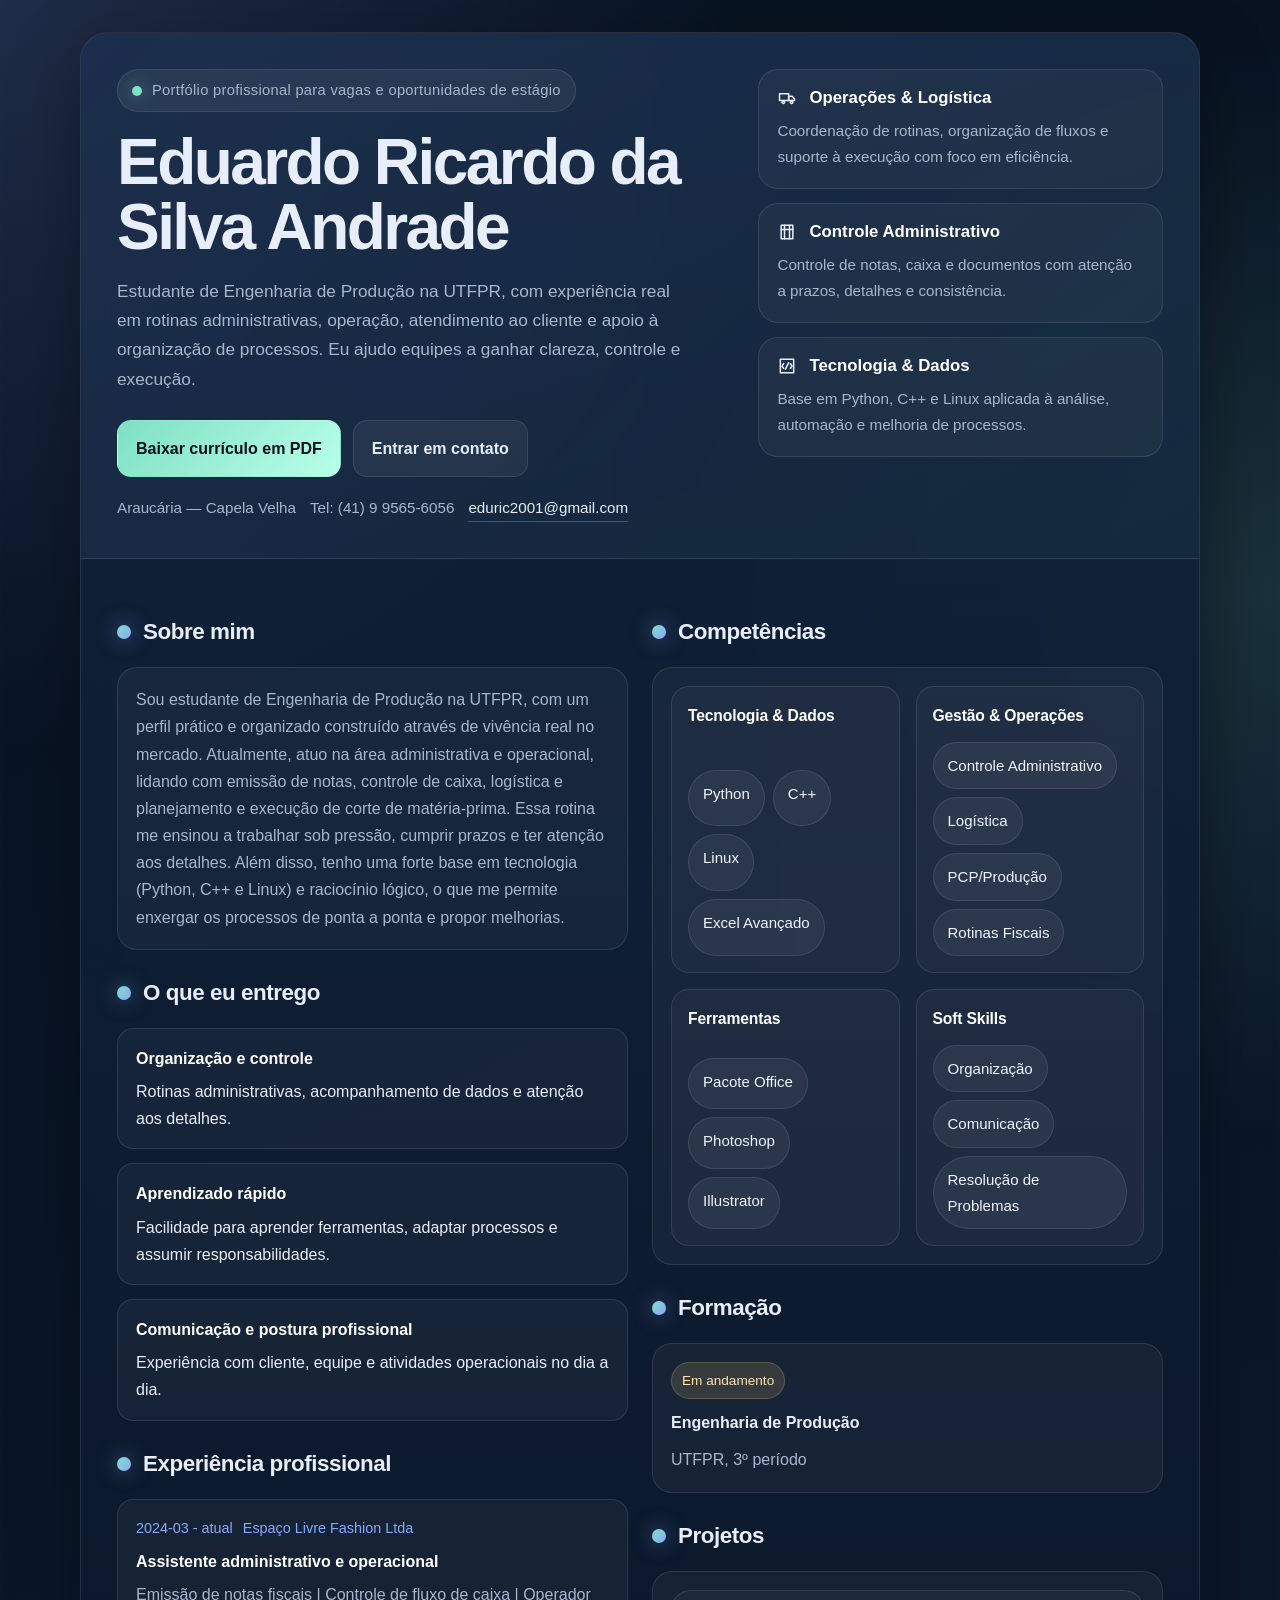
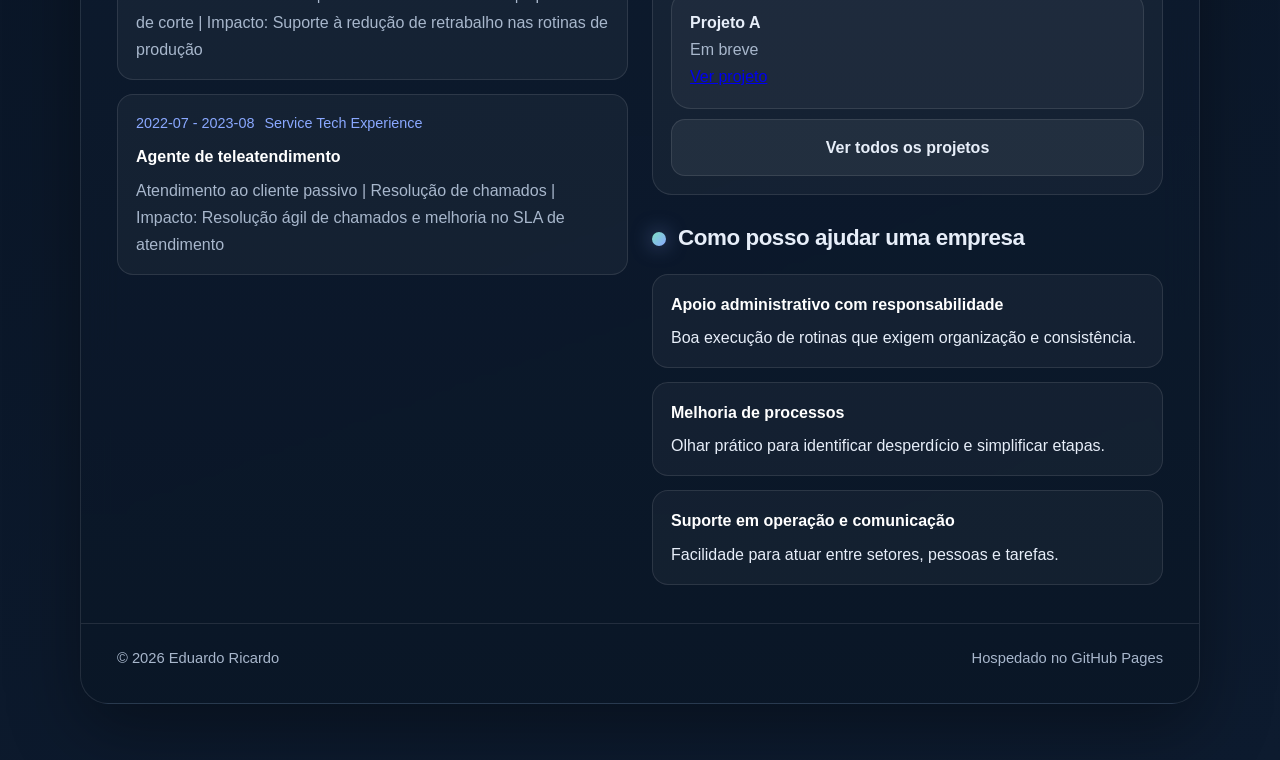
<file: index.html>
<!DOCTYPE html>
<html lang="pt-br">
<head>
    <meta charset="UTF-8">
    <meta name="viewport" content="width=device-width, initial-scale=1.0">
    <meta name="description" content="Portfólio de Eduardo Ricardo: estudante de Engenharia de Produção, com experiência administrativa, operacional e tecnologia aplicada à melhoria de processos.">
    <title>Eduardo Ricardo | Portfólio</title>
    <link rel="stylesheet" href="assets/css/styles.css">
</head>
<body>
    <main class="page">
        <div class="shell">
            <section class="hero">
                <div>
                    <div class="eyebrow"><span></span> Portfólio profissional para vagas e oportunidades de estágio</div>
                    <h1>Eduardo Ricardo da Silva Andrade</h1>
                    <p class="headline">
                        Estudante de Engenharia de Produção na UTFPR, com experiência real em rotinas administrativas,
                        operação, atendimento ao cliente e apoio à organização de processos. Eu ajudo equipes a ganhar
                        clareza, controle e execução.
                    </p>

                    <div class="cta-row">
                        <a class="btn btn-primary" href="EDUARDO RICARDO - CURRICULO.pdf" download>Baixar currículo em PDF</a>
                        <a class="btn btn-secondary" href="mailto:eduric2001@gmail.com">Entrar em contato</a>
                    </div>

                    <div class="contact-strip">
                        <span>Araucária — Capela Velha</span>
                        <span>Tel: (41) 9 9565-6056</span>
                        <a href="mailto:eduric2001@gmail.com">eduric2001@gmail.com</a>
                    </div>

                </div>

                <div class="stats">
                    <div class="stat-card">
                        <div class="stat-card-head">
                            <svg width="20" height="20" viewBox="0 0 24 24" fill="none" stroke="currentColor" stroke-width="1.8" stroke-linecap="round" stroke-linejoin="round" aria-hidden="true">
                                <path d="M3 7h11v8H3z" />
                                <path d="M14 10h4l3 3v2h-7z" />
                                <circle cx="7.5" cy="17" r="1.5" />
                                <circle cx="17.5" cy="17" r="1.5" />
                            </svg>
                            <strong>Operações &amp; Logística</strong>
                        </div>
                        <p>Coordenação de rotinas, organização de fluxos e suporte à execução com foco em eficiência.</p>
                    </div>
                    <div class="stat-card">
                        <div class="stat-card-head">
                            <svg width="20" height="20" viewBox="0 0 24 24" fill="none" stroke="currentColor" stroke-width="1.8" stroke-linecap="round" stroke-linejoin="round" aria-hidden="true">
                                <path d="M5 4h14v16H5z" />
                                <path d="M5 9h14" />
                                <path d="M9 4v16" />
                                <path d="M15 4v16" />
                            </svg>
                            <strong>Controle Administrativo</strong>
                        </div>
                        <p>Controle de notas, caixa e documentos com atenção a prazos, detalhes e consistência.</p>
                    </div>
                    <div class="stat-card">
                        <div class="stat-card-head">
                            <svg width="20" height="20" viewBox="0 0 24 24" fill="none" stroke="currentColor" stroke-width="1.8" stroke-linecap="round" stroke-linejoin="round" aria-hidden="true">
                                <path d="M4 4h16v16H4z" />
                                <path d="M8 9l-2 3 2 3" />
                                <path d="M16 9l2 3-2 3" />
                                <path d="M10 16l4-8" />
                            </svg>
                            <strong>Tecnologia &amp; Dados</strong>
                        </div>
                        <p>Base em Python, C++ e Linux aplicada à análise, automação e melhoria de processos.</p>
                    </div>
                </div>
            </section>

            <div class="content">
                <div class="grid grid-cols-1 md:grid-cols-2 gap-6 items-start">
                    <div class="flex flex-col gap-6">
                        <section>
                            <div class="section-title"><h2>Sobre mim</h2></div>
                            <div class="panel">
                                <p>
                                    Sou estudante de Engenharia de Produção na UTFPR, com um perfil prático e organizado construído através de vivência real no mercado. Atualmente, atuo na área administrativa e operacional, lidando com emissão de notas, controle de caixa, logística e planejamento e execução de corte de matéria-prima. Essa rotina me ensinou a trabalhar sob pressão, cumprir prazos e ter atenção aos detalhes. Além disso, tenho uma forte base em tecnologia (Python, C++ e Linux) e raciocínio lógico, o que me permite enxergar os processos de ponta a ponta e propor melhorias.
                                </p>
                            </div>
                        </section>

                        <section>
                            <div class="section-title"><h2>O que eu entrego</h2></div>
                            <ul class="focus-list">
                                <li>
                                    <strong>Organização e controle</strong>
                                    Rotinas administrativas, acompanhamento de dados e atenção aos detalhes.
                                </li>
                                <li>
                                    <strong>Aprendizado rápido</strong>
                                    Facilidade para aprender ferramentas, adaptar processos e assumir responsabilidades.
                                </li>
                                <li>
                                    <strong>Comunicação e postura profissional</strong>
                                    Experiência com cliente, equipe e atividades operacionais no dia a dia.
                                </li>
                            </ul>
                        </section>

                        <section>
                            <div class="section-title"><h2>Experiência profissional</h2></div>
                            <ul id="experience-container" class="timeline">
                                <li>
                                    <div class="meta"><span>Março 2024 - atual</span><span>Espaço Livre Fashion Ltda</span></div>
                                    <strong>Assistente administrativo e operacional</strong>
                                    <p>
                                        Emissão de notas fiscais, controle de fluxo de caixa, jornada de trabalho, apoio a rotinas de departamento pessoal,
                                        planejamento de produção e organização logística.
                                    </p>
                                </li>
                                <li>
                                    <div class="meta"><span>Jul 2022 - Ago 2023</span><span>Service Tech Experience</span></div>
                                    <strong>Agente de teleatendimento</strong>
                                    <p>
                                        Atendimento ao cliente, suporte e resolução ágil de problemas técnicos e operacionais.
                                    </p>
                                </li>
                                <li>
                                    <div class="meta"><span>Set 2020 - Dez 2021</span><span>Eletrofrio Refrigeração Ltda</span></div>
                                    <strong>Jovem aprendiz</strong>
                                    <p>
                                        Apoio administrativo e vivência em ambiente industrial de grande porte.
                                    </p>
                                </li>
                            </ul>
                        </section>
                    </div>

                    <div class="flex flex-col gap-6">
                        <section>
                            <div class="section-title"><h2>Competências</h2></div>
                            <div class="panel">
                                <div id="skills-container" class="skills-groups">
                                    <div class="badge-group">
                                        <strong class="badge-group-title">Tecnologia &amp; Dados</strong>
                                        <div class="badge-row badge-group-items">
                                            <span class="badge">Python</span>
                                            <span class="badge">C++</span>
                                            <span class="badge">Linux</span>
                                            <span class="badge">Excel Avançado</span>
                                        </div>
                                    </div>

                                    <div class="badge-group">
                                        <strong class="badge-group-title">Gestão &amp; Operações</strong>
                                        <div class="badge-row badge-group-items">
                                            <span class="badge">Controlo Administrativo</span>
                                            <span class="badge">Logística</span>
                                            <span class="badge">PCP/Produção</span>
                                            <span class="badge">Rotinas Fiscais</span>
                                        </div>
                                    </div>

                                    <div class="badge-group">
                                        <strong class="badge-group-title">Ferramentas</strong>
                                        <div class="badge-row badge-group-items">
                                            <span class="badge">Pacote Office</span>
                                            <span class="badge">Photoshop</span>
                                            <span class="badge">Illustrator</span>
                                        </div>
                                    </div>

                                    <div class="badge-group">
                                        <strong class="badge-group-title">Soft Skills</strong>
                                        <div class="badge-row badge-group-items">
                                            <span class="badge">Organização</span>
                                            <span class="badge">Comunicação</span>
                                            <span class="badge">Resolução de Problemas</span>
                                        </div>
                                    </div>
                                </div>
                            </div>
                        </section>

                        <section>
                            <div class="section-title"><h2>Formação</h2></div>
                            <div id="education-container" class="panel project">
                                <span class="tag">Em andamento</span>
                                <strong>Engenharia de Produção</strong>
                                <p>
                                    Universidade Tecnológica Federal do Paraná (UTFPR), 2º período.
                                </p>
                            </div>
                        </section>

                        <section>
                            <div class="section-title"><h2>Projetos</h2></div>
                            <div id="projects-container" class="panel project">
                                <p>Projetos serão listados aqui. Clique em Ver projetos para ver a página completa.</p>
                                <a class="btn btn-secondary" href="projects.html">Ver projetos</a>
                            </div>
                        </section>

                        <section>
                            <div class="section-title"><h2>Como posso ajudar uma empresa</h2></div>
                            <ul class="steps">
                                <li>
                                    <strong>Apoio administrativo com responsabilidade</strong>
                                    Boa execução de rotinas que exigem organização e consistência.
                                </li>
                                <li>
                                    <strong>Melhoria de processos</strong>
                                    Olhar prático para identificar desperdício e simplificar etapas.
                                </li>
                                <li>
                                    <strong>Suporte em operação e comunicação</strong>
                                    Facilidade para atuar entre setores, pessoas e tarefas.
                                </li>
                            </ul>
                        </section>
                    </div>
                </div>

            </div>

            <footer>
                <span>© 2026 Eduardo Ricardo</span>
                <span>Hospedado no GitHub Pages</span>
            </footer>
        </div>
    </main>
    <script src="assets/js/controller.js"></script>
</body>
</html>
</file>
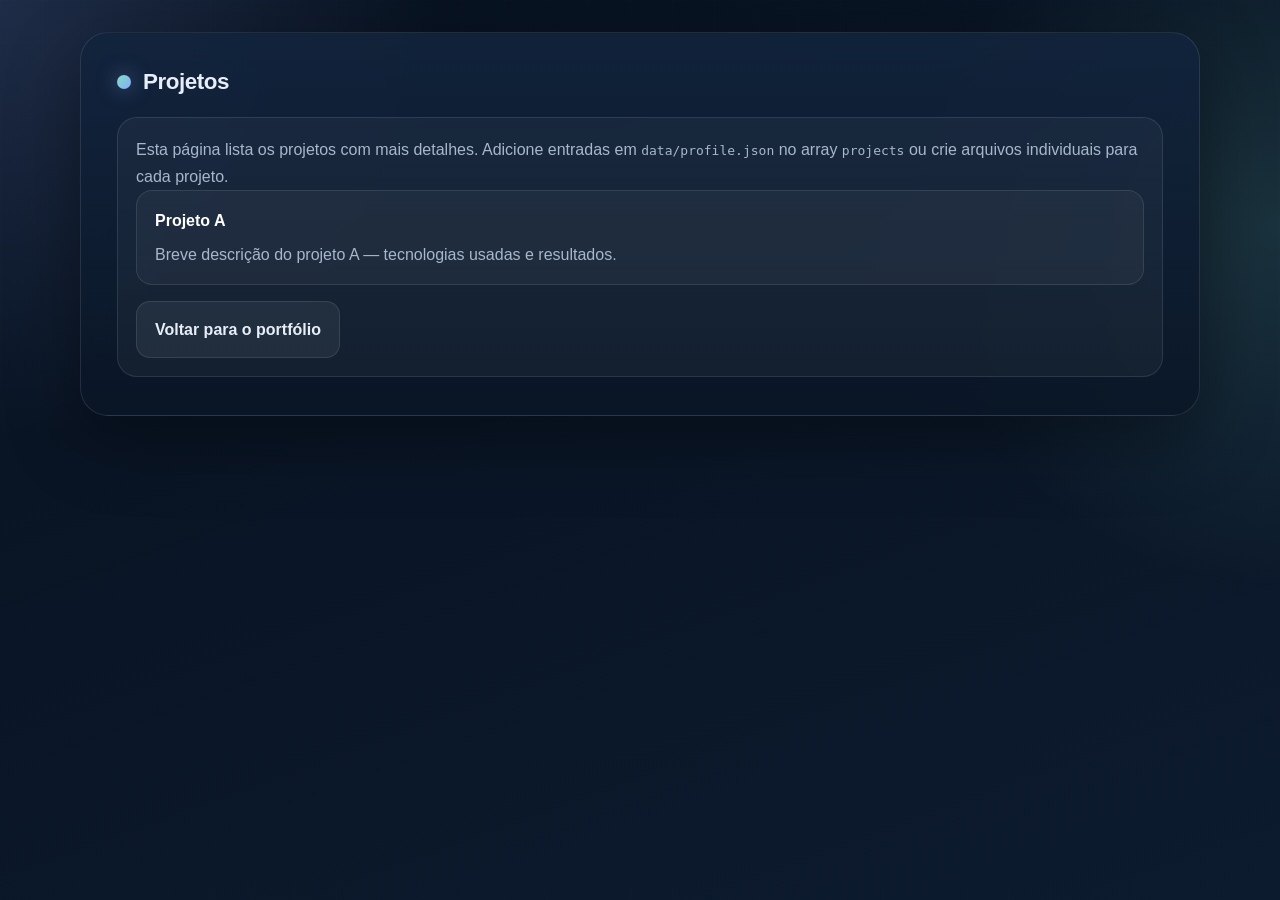
<file: projects.html>
<!DOCTYPE html>
<html lang="pt-br">
<head>
  <meta charset="utf-8">
  <meta name="viewport" content="width=device-width,initial-scale=1">
  <title>Projetos — Eduardo Ricardo</title>
  <link rel="stylesheet" href="assets/css/styles.css">
</head>
<body>
  <main class="page">
    <div class="shell">
      <div class="content">
        <section>
          <div class="section-title"><h2>Projetos</h2></div>
          <div class="panel">
            <p>Esta página lista os projetos com mais detalhes. Adicione entradas em <code>data/profile.json</code> no array <code>projects</code> ou crie arquivos individuais para cada projeto.</p>
            <ul class="focus-list">
              <li>
                <strong>Projeto A</strong>
                <p>Breve descrição do projeto A — tecnologias usadas e resultados.</p>
              </li>
            </ul>
            <p style="margin-top:16px;"><a class="btn btn-secondary" href="index.html">Voltar para o portfólio</a></p>
          </div>
        </section>
      </div>
    </div>
  </main>
</body>
</html>
</file>
<file: assets/css/styles.css>
:root {
    --bg: #07111f;
    --bg-soft: #0d1b2f;
    --panel: rgba(13, 27, 47, 0.78);
    --panel-strong: #12243d;
    --text: #e7eef9;
    --muted: #a8b7cc;
    --line: rgba(255, 255, 255, 0.1);
    --accent: #7ee0c4;
    --accent-2: #8aa8ff;
    --accent-3: #f6c86f;
    --shadow: 0 24px 70px rgba(0, 0, 0, 0.35);
}

* {
    box-sizing: border-box;
    margin: 0;
    padding: 0;
}

html {
    scroll-behavior: smooth;
}

body {
    font-family: "Segoe UI", Tahoma, Geneva, Verdana, sans-serif;
    background:
        radial-gradient(circle at top left, rgba(138, 168, 255, 0.18), transparent 28%),
        radial-gradient(circle at right 25%, rgba(126, 224, 196, 0.14), transparent 25%),
        linear-gradient(160deg, var(--bg), var(--bg-soft));
    color: var(--text);
    line-height: 1.7;
    min-height: 100vh;
}

body::before {
    content: "";
    position: fixed;
    inset: 0;
    background-image: linear-gradient(rgba(255,255,255,0.03) 1px, transparent 1px), linear-gradient(90deg, rgba(255,255,255,0.03) 1px, transparent 1px);
    background-size: 42px 42px;
    mask-image: linear-gradient(to bottom, rgba(0,0,0,0.3), transparent 20%, transparent 80%, rgba(0,0,0,0.2));
    pointer-events: none;
}

.page {
    width: min(1120px, calc(100% - 32px));
    margin: 0 auto;
    padding: 32px 0 56px;
    position: relative;
    z-index: 1;
}

.shell {
    backdrop-filter: blur(18px);
    background: linear-gradient(180deg, rgba(18, 36, 61, 0.9), rgba(10, 22, 38, 0.88));
    border: 1px solid var(--line);
    border-radius: 28px;
    box-shadow: var(--shadow);
    overflow: hidden;
}

.hero {
    padding: 36px;
    display: grid;
    grid-template-columns: 1.45fr 0.95fr;
    gap: 24px;
    border-bottom: 1px solid var(--line);
    background: linear-gradient(135deg, rgba(138, 168, 255, 0.08), rgba(126, 224, 196, 0.04));
}

.eyebrow {
    display: inline-flex;
    align-items: center;
    gap: 10px;
    padding: 8px 14px;
    border-radius: 999px;
    background: rgba(255, 255, 255, 0.06);
    border: 1px solid var(--line);
    color: var(--muted);
    font-size: 0.92rem;
    letter-spacing: 0.02em;
    margin-bottom: 18px;
}

.eyebrow span {
    width: 10px;
    height: 10px;
    border-radius: 999px;
    background: var(--accent);
    box-shadow: 0 0 18px rgba(126, 224, 196, 0.6);
}

h1 {
    font-size: clamp(2.4rem, 5vw, 4.6rem);
    line-height: 1.02;
    letter-spacing: -0.04em;
    margin-bottom: 16px;
}

.headline {
    color: var(--muted);
    font-size: 1.08rem;
    max-width: 60ch;
    margin-bottom: 26px;
}

.cta-row {
    display: flex;
    flex-wrap: wrap;
    gap: 12px;
    margin-bottom: 18px;
}

.btn {
    display: inline-flex;
    align-items: center;
    justify-content: center;
    gap: 10px;
    text-decoration: none;
    padding: 14px 18px;
    border-radius: 14px;
    border: 1px solid transparent;
    font-weight: 700;
    transition: transform 0.2s ease, border-color 0.2s ease, background 0.2s ease;
}

.btn:hover {
    transform: translateY(-2px);
}

.btn-primary {
    color: #08111d;
    background: linear-gradient(135deg, var(--accent), #b9ffe8);
}

.btn-secondary {
    color: var(--text);
    background: rgba(255, 255, 255, 0.06);
    border-color: var(--line);
}

.contact-strip {
    display: flex;
    flex-wrap: wrap;
    gap: 14px;
    color: var(--muted);
    font-size: 0.95rem;
}

.contact-strip a {
    color: var(--text);
    text-decoration: none;
    border-bottom: 1px solid rgba(255, 255, 255, 0.22);
}

.stats {
    display: grid;
    gap: 14px;
    align-content: start;
}

.stat-card,
.panel {
    background: rgba(255, 255, 255, 0.04);
    border: 1px solid var(--line);
    border-radius: 20px;
    padding: 18px;
}

.stat-card-head {
    display: flex;
    align-items: center;
    gap: 12px;
    margin-bottom: 10px;
}

.stat-card-head svg {
    width: 20px;
    height: 20px;
    flex-shrink: 0;
}

.stat-card strong {
    display: block;
    font-size: 1.05rem;
    line-height: 1.2;
    color: #fff;
}

.stat-card p {
    color: var(--muted);
    font-size: 0.95rem;
}

.content {
    padding: 30px 36px 38px;
}

.grid {
    display: grid;
    grid-template-columns: 1.1fr 0.9fr;
    gap: 24px;
    margin-top: 24px;
}

.content > .grid.grid-cols-1.md\:grid-cols-2.gap-6.items-start {
    display: grid;
    grid-template-columns: 1fr;
    gap: 24px;
    align-items: start;
    margin-top: 24px;
}

@media (min-width: 768px) {
    .content > .grid.grid-cols-1.md\:grid-cols-2.gap-6.items-start {
        grid-template-columns: repeat(2, minmax(0, 1fr));
    }
}

.content > .grid.grid-cols-1.md\:grid-cols-2.gap-6.items-start > .flex.flex-col.gap-6 {
    display: flex;
    flex-direction: column;
    gap: 24px;
}

section + section {
    margin-top: 24px;
}

.content > .grid.grid-cols-1.md\:grid-cols-2.gap-6.items-start section + section {
    margin-top: 0;
}

.section-title {
    display: flex;
    align-items: center;
    gap: 12px;
    margin-bottom: 16px;
}

.section-title h2 {
    font-size: 1.4rem;
    letter-spacing: -0.02em;
}

.section-title::before {
    content: "";
    width: 14px;
    height: 14px;
    border-radius: 50%;
    background: linear-gradient(135deg, var(--accent), var(--accent-2));
    box-shadow: 0 0 20px rgba(138, 168, 255, 0.5);
}

.panel p,
.panel li,
.timeline p {
    color: var(--muted);
}

.focus-list,
.timeline,
.steps {
    list-style: none;
    display: grid;
    gap: 14px;
}

.focus-list li,
.timeline li,
.steps li {
    background: rgba(255, 255, 255, 0.04);
    border: 1px solid var(--line);
    border-radius: 16px;
    padding: 16px 18px;
}

.focus-list strong,
.timeline strong,
.steps strong {
    color: #fff;
    display: block;
    margin-bottom: 6px;
}

.badge-row {
    display: flex;
    flex-wrap: wrap;
    gap: 10px;
}

.badge-group {
    display: grid;
    gap: 12px;
    padding: 16px;
    border: 1px solid var(--line);
    border-radius: 18px;
    background: rgba(255, 255, 255, 0.03);
}

.badge-group-title {
    color: #fff;
    font-size: 0.98rem;
    letter-spacing: -0.01em;
}

.skills-groups {
    display: grid;
    grid-template-columns: repeat(2, minmax(0, 1fr));
    gap: 16px;
}

.badge-group-items {
    gap: 8px;
}

.badge {
    padding: 10px 14px;
    border-radius: 999px;
    background: rgba(255, 255, 255, 0.06);
    border: 1px solid var(--line);
    color: #eef4ff;
    font-size: 0.94rem;
}

.timeline .meta {
    display: flex;
    flex-wrap: wrap;
    gap: 10px;
    margin-bottom: 8px;
    font-size: 0.9rem;
    color: var(--accent-2);
}

.project {
    display: grid;
    gap: 10px;
}

.project .tag {
    display: inline-flex;
    width: fit-content;
    padding: 6px 10px;
    border-radius: 999px;
    background: rgba(246, 200, 111, 0.14);
    color: #ffe4af;
    border: 1px solid rgba(246, 200, 111, 0.22);
    font-size: 0.85rem;
}

.footer-cta {
    margin-top: 24px;
    padding: 22px;
    border-radius: 22px;
    background: linear-gradient(135deg, rgba(126, 224, 196, 0.14), rgba(138, 168, 255, 0.12));
    border: 1px solid var(--line);
    display: flex;
    justify-content: space-between;
    gap: 18px;
    align-items: center;
}

footer {
    padding: 22px 36px 32px;
    color: var(--muted);
    border-top: 1px solid var(--line);
    font-size: 0.92rem;
    display: flex;
    justify-content: space-between;
    gap: 16px;
    flex-wrap: wrap;
}

.muted-note {
    color: var(--muted);
    font-size: 0.92rem;
    margin-top: 10px;
}

@media (max-width: 900px) {
    .hero,
    .grid,
    .footer-cta {
        grid-template-columns: 1fr;
        display: grid;
    }

    .content > .grid.grid-cols-1.md\:grid-cols-2.gap-6.items-start {
        grid-template-columns: 1fr;
    }

    .hero,
    .content,
    footer {
        padding-left: 22px;
        padding-right: 22px;
    }

    .skills-groups {
        grid-template-columns: 1fr;
    }
}

@media (min-width: 768px) {
    .content > .grid.grid-cols-1.md\:grid-cols-2.gap-6.items-start {
        grid-template-columns: repeat(2, minmax(0, 1fr));
    }
}

@media (max-width: 640px) {
    .page {
        width: min(100% - 16px, 1120px);
        padding: 8px 0 24px;
    }

    .shell {
        border-radius: 20px;
    }

    .hero {
        padding: 22px;
    }

    .content {
        padding: 18px 22px 26px;
    }

    h1 {
        font-size: 2.15rem;
    }

    .cta-row {
        flex-direction: column;
    }

    .btn {
        width: 100%;
    }

    .contact-strip {
        flex-direction: column;
    }

    footer {
        padding: 18px 22px 24px;
    }
}
</file>
